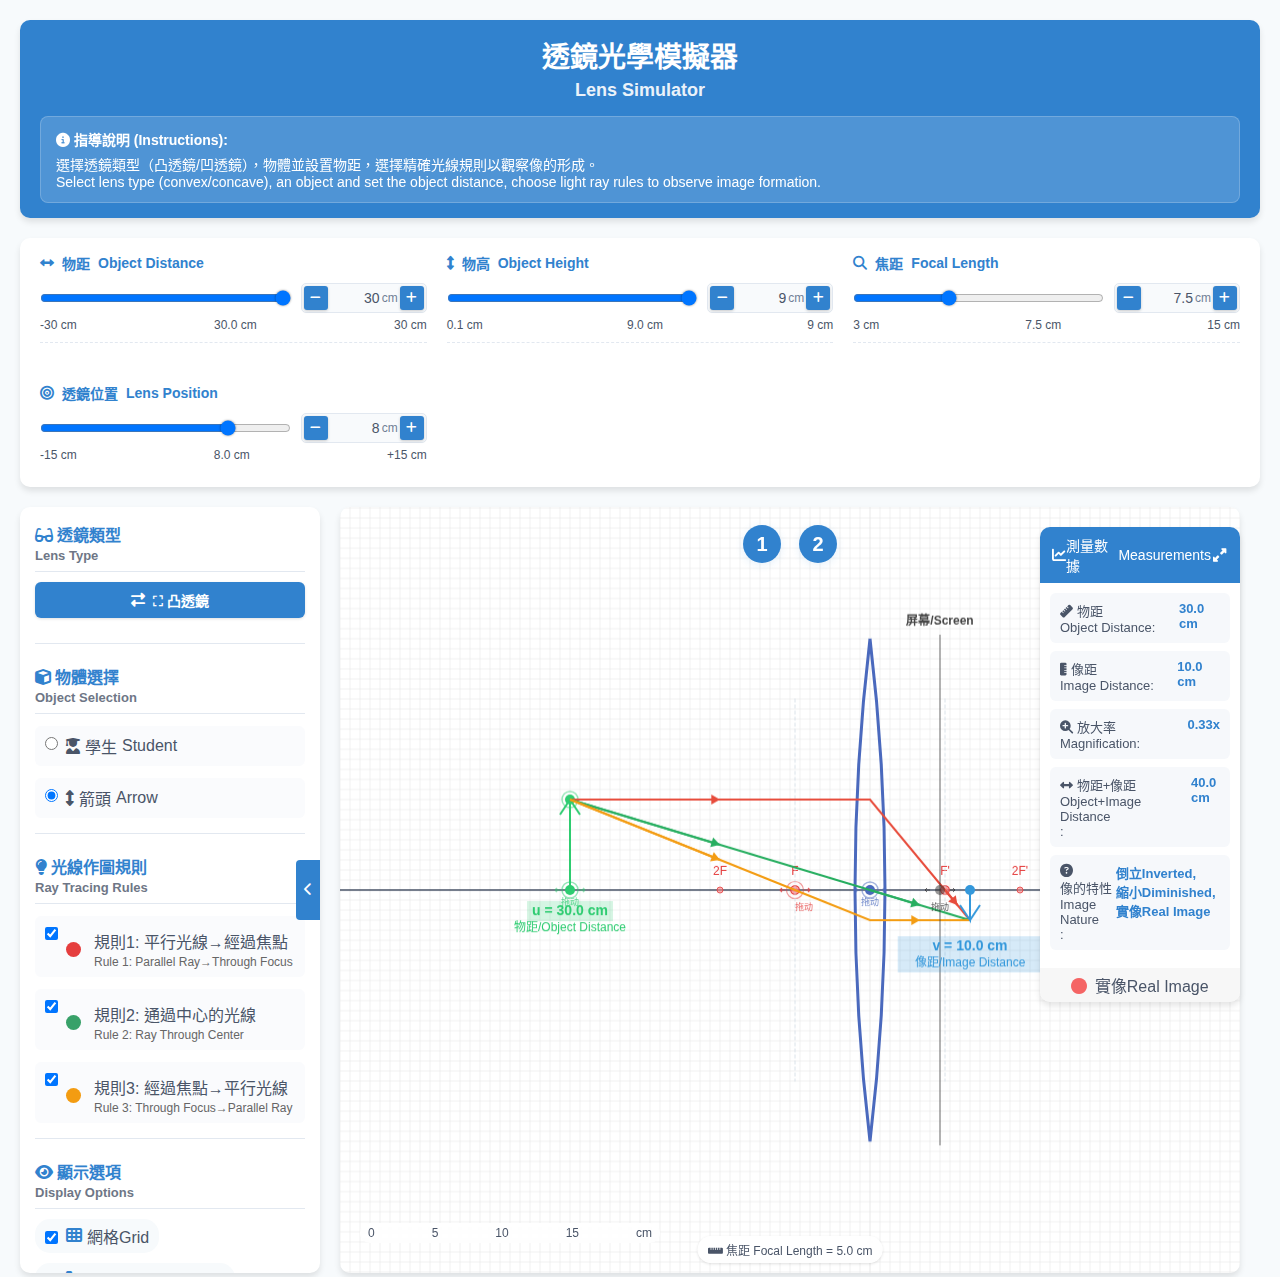
<file: index.html>
<!DOCTYPE html>
<html lang="zh-TW">
<head>
    <meta charset="UTF-8">
    <meta name="viewport" content="width=device-width, initial-scale=1.0">
    <title>透鏡光學模擬器 | Lens Simulator</title>
    <link rel="stylesheet" href="styles.css">
    <link rel="icon" href="favicon.ico" type="image/x-icon">
    <link rel="stylesheet" href="https://cdnjs.cloudflare.com/ajax/libs/font-awesome/6.4.0/css/all.min.css">
</head>
<body>
    <div class="main-container">
        <header>
            <h1>
                <span class="title-zh">透鏡光學模擬器</span>
                <span class="title-en">Lens Simulator</span>
            </h1>
            <div class="instruction-box">
                <span><i class="fas fa-info-circle"></i> 指導說明 (Instructions): </span>
                <p>選擇透鏡類型（凸透鏡/凹透鏡），物體並設置物距，選擇精確光線規則以觀察像的形成。<br>
                Select lens type (convex/concave), an object and set the object distance, choose light ray rules to observe image formation.</p>
            </div>
        </header>

        <!-- 顶部滑块区域 -->
        <div class="top-sliders-container">
            <div class="slider-control">
                <h3 class="slider-title">
                    <i class="fas fa-arrows-alt-h"></i> <span class="zh">物距</span><span class="en">Object Distance</span>
                </h3>
                <div class="slider-container">
                    <div class="slider-input-group">
                        <input type="range" id="objectDistanceSlider" min="-30" max="30" value="10.0" step="0.1">
                        <div class="number-input-with-buttons">
                            <button class="value-adjust-btn decrease" data-target="objectDistance">
                                <i class="fas fa-minus"></i>
                            </button>
                            <div class="number-input">
                                <input type="number" id="objectDistanceInput" value="10.0" min="-30" max="30" step="0.1">
                                <span>cm</span>
                            </div>
                            <button class="value-adjust-btn increase" data-target="objectDistance">
                                <i class="fas fa-plus"></i>
                            </button>
                        </div>
                    </div>
                    <div class="slider-labels">
                        <span>-30 cm</span>
                        <span id="objectDistanceValue">10.0 cm</span>
                        <span>30 cm</span>
                    </div>
                </div>
            </div>

            <div class="slider-control">
                <h3 class="slider-title">
                    <i class="fas fa-arrows-alt-v"></i> <span class="zh">物高</span><span class="en">Object Height</span>
                </h3>
                <div class="slider-container">
                    <div class="slider-input-group">
                        <input type="range" id="objectHeightSlider" min="0.1" max="9" value="6.0" step="0.1">
                        <div class="number-input-with-buttons">
                            <button class="value-adjust-btn decrease" data-target="objectHeight">
                                <i class="fas fa-minus"></i>
                            </button>
                            <div class="number-input">
                                <input type="number" id="objectHeightInput" value="6.0" min="0.1" max="9" step="0.1">
                                <span>cm</span>
                            </div>
                            <button class="value-adjust-btn increase" data-target="objectHeight">
                                <i class="fas fa-plus"></i>
                            </button>
                        </div>
                    </div>
                    <div class="slider-labels">
                        <span>0.1 cm</span>
                        <span id="objectHeightValue">6.0 cm</span>
                        <span>9 cm</span>
                    </div>
                </div>
            </div>

            <div class="slider-control">
                <h3 class="slider-title">
                    <i class="fas fa-search"></i> <span class="zh">焦距</span><span class="en">Focal Length</span>
                </h3>
                <div class="slider-container">
                    <div class="slider-input-group">
                        <input type="range" id="focalLengthSlider" min="3" max="15" value="5.0" step="0.1">
                        <div class="number-input-with-buttons">
                            <button class="value-adjust-btn decrease" data-target="focalLength">
                                <i class="fas fa-minus"></i>
                            </button>
                            <div class="number-input">
                                <input type="number" id="focalLengthInput" value="5.0" min="3" max="15" step="0.1">
                                <span>cm</span>
                            </div>
                            <button class="value-adjust-btn increase" data-target="focalLength">
                                <i class="fas fa-plus"></i>
                            </button>
                        </div>
                    </div>
                    <div class="slider-labels">
                        <span>3 cm</span>
                        <span id="currentFocalLength">5.0 cm</span>
                        <span>15 cm</span>
                    </div>
                </div>
            </div>

            <div class="slider-control">
                <h3 class="slider-title">
                    <i class="fas fa-bullseye"></i> <span class="zh">透鏡位置</span><span class="en">Lens Position</span>
                </h3>
                <div class="slider-container">
                    <div class="slider-input-group">
                        <input type="range" id="lensPositionSlider" min="-15" max="15" value="-0.4" step="0.1">
                        <div class="number-input-with-buttons">
                            <button class="value-adjust-btn decrease" data-target="lensPosition">
                                <i class="fas fa-minus"></i>
                            </button>
                            <div class="number-input">
                                <input type="number" id="lensPositionInput" value="-0.4" min="-15" max="15" step="0.1">
                                <span>cm</span>
                            </div>
                            <button class="value-adjust-btn increase" data-target="lensPosition">
                                <i class="fas fa-plus"></i>
                            </button>
                        </div>
                    </div>
                    <div class="slider-labels">
                        <span>-15 cm</span>
                        <span id="lensPositionValue">-0.4 cm</span>
                        <span>+15 cm</span>
                    </div>
                </div>
            </div>
        </div>

        <div class="simulator-container">
            <!-- 左侧可折叠控制面板 -->
            <div class="control-panel collapsible" id="ray-rules-container">
                <button class="toggle-panel" title="折叠/展开控制面板"><i class="fas fa-chevron-left"></i></button>
                
                <div class="panel-content">
                    <!-- 透鏡类型切换 -->
                    <div class="control-section">
                        <h3 class="panel-title">
                            <span class="zh"><i class="fas fa-glasses"></i> 透鏡類型</span>
                            <span class="en">Lens Type</span>
                        </h3>
                        <div class="lens-toggle-container">
                            <button id="lensTypeToggle" class="lens-toggle" aria-label="Switch lens type">
                                <i class="fas fa-exchange-alt"></i> <span id="lensTypeText">⛶ 凸透鏡</span>
                            </button>
                        </div>
                    </div>
                    
                    <!-- 物体选择区块 -->
                    <div class="control-section">
                        <h3 class="panel-title">
                            <span class="zh"><i class="fas fa-cube"></i> 物體選擇</span>
                            <span class="en">Object Selection</span>
                        </h3>
                        <div class="radio-group">
                            <label>
                                <input type="radio" name="object" value="student">
                                <span class="icon-label"><i class="fas fa-user-graduate"></i> <span class="zh">學生</span><span class="en">Student</span></span>
                            </label>
                            <label>
                                <input type="radio" name="object" value="arrow" checked>
                                <span class="icon-label"><i class="fas fa-arrows-alt-v"></i> <span class="zh">箭頭</span><span class="en">Arrow</span></span>
                            </label>
                        </div>
                    </div>
                    
                    <!-- 光线规则区块 -->
                    <div class="control-section">
                        <h3 class="panel-title">
                            <span class="zh"><i class="fas fa-lightbulb"></i> 光線作圖規則</span>
                            <span class="en">Ray Tracing Rules</span>
                        </h3>
                        <div class="checkbox-group">
                            <label>
                                <input type="checkbox" id="rule1" checked>
                                <div class="ray-rule-item">
                                    <div class="ray-indicator" data-rule="1"></div>
                                    <span class="rule-text">
                                        <span class="zh">規則1: 平行光線→經過焦點</span>
                                        <span class="en">Rule 1: Parallel Ray→Through Focus</span>
                                    </span>
                                </div>
                            </label>
                            <label>
                                <input type="checkbox" id="rule2" checked>
                                <div class="ray-rule-item">
                                    <div class="ray-indicator" data-rule="2"></div>
                                    <span class="rule-text">
                                        <span class="zh">規則2: 通過中心的光線</span>
                                        <span class="en">Rule 2: Ray Through Center</span>
                                    </span>
                                </div>
                            </label>
                            <label>
                                <input type="checkbox" id="rule3" checked>
                                <div class="ray-rule-item">
                                    <div class="ray-indicator" data-rule="3"></div>
                                    <span class="rule-text">
                                        <span class="zh">規則3: 經過焦點→平行光線</span>
                                        <span class="en">Rule 3: Through Focus→Parallel Ray</span>
                                    </span>
                                </div>
                            </label>
                        </div>
                    </div>
                    
                    <!-- 显示选项区块 -->
                    <div class="control-section">
                        <h3 class="panel-title">
                            <span class="zh"><i class="fas fa-eye"></i> 顯示選項</span>
                            <span class="en">Display Options</span>
                        </h3>
                        <div class="display-options">
                            <label class="icon-switch">
                                <input type="checkbox" id="showGrid" checked>
                                <span class="switch-icon"><i class="fas fa-th"></i></span>
                                <span class="switch-label"><span class="zh">網格</span><span class="en">Grid</span></span>
                            </label>
                            <label class="icon-switch">
                                <input type="checkbox" id="showMeasurements" checked>
                                <span class="switch-icon"><i class="fas fa-ruler-combined"></i></span>
                                <span class="switch-label"><span class="zh">測量</span><span class="en">Measurements</span></span>
                            </label>
                            <label class="icon-switch">
                                <input type="checkbox" id="showImage" checked>
                                <span class="switch-icon"><i class="fas fa-image"></i></span>
                                <span class="switch-label"><span class="zh">像</span><span class="en">Image</span></span>
                            </label>
                            <label class="icon-switch">
                                <input type="checkbox" id="showScreen" checked>
                                <span class="switch-icon"><i class="fas fa-desktop"></i></span>
                                <span class="switch-label"><span class="zh">螢幕</span><span class="en">Screen</span></span>
                            </label>
                            <label class="icon-switch">
                                <input type="checkbox" id="showBundleRays">
                                <span class="switch-icon"><i class="fas fa-search-plus"></i></span>
                                <span class="switch-label"><span class="zh">光束</span><span class="en">Bundle of Light Rays</span></span>
                            </label>
                        </div>
                    </div>
                </div>
            </div>

            <!-- 主要光路图显示区 -->
            <div class="main-view">
                <div class="canvas-container" id="real-time-diagram">
                    <div class="preset-btn-group">
                        <button class="preset-btn" id="presetBtn1" aria-label="預設值1">1</button>
                        <button class="preset-btn" id="presetBtn2" aria-label="預設值2">2</button>
                    </div>
                    <canvas id="lensCanvas"></canvas>
                    <div class="scale-bar">
                        <span>0</span>
                        <span>5</span>
                        <span>10</span>
                        <span>15</span>
                        <span>cm</span>
                    </div>
                    <div class="focal-info">
                        <i class="fas fa-ruler-horizontal"></i> <span class="zh">焦距</span> <span class="en">Focal Length</span> = <span id="focalLengthValue">5.0 cm</span>
                    </div>
                </div>
            </div>

            <!-- 浮动数据卡片 -->
            <div class="data-card" id="image-type-indicator">
                <div class="data-card-header">
                    <i class="fas fa-chart-line"></i> <span class="zh">測量數據</span><span class="en">Measurements</span>
                    <button class="expand-card"><i class="fas fa-expand-alt"></i></button>
                </div>
                <div class="data-card-content">
                    <div class="measurement-item">
                        <span><i class="fas fa-ruler"></i> <span class="zh">物距</span><span class="en">Object Distance</span>:</span>
                        <span id="objectDistance" class="measurement-value">10.0 cm</span>
                    </div>
                    <div class="measurement-item">
                        <span><i class="fas fa-ruler-vertical"></i> <span class="zh">像距</span><span class="en">Image Distance</span>:</span>
                        <span id="imageDistance" class="measurement-value">7.5 cm</span>
                    </div>
                    <div class="measurement-item">
                        <span><i class="fas fa-search-plus"></i> <span class="zh">放大率</span><span class="en">Magnification</span>:</span>
                        <span id="magnification" class="measurement-value">0.50x</span>
                    </div>
                    <div class="measurement-item">
                        <span><i class="fas fa-arrows-alt-h"></i> <span class="zh">物距+像距</span><span class="en">Object+Image Distance</span>:</span>
                        <span id="totalDistance" class="measurement-value">17.5 cm</span>
                    </div>
                    <div class="measurement-item">
                        <span><i class="fas fa-question-circle"></i> <span class="zh">像的特性</span><span class="en">Image Nature</span>:</span>
                        <span id="imageType" class="measurement-value">實像 (Real Image), 縮小 (Diminished), 倒立 (Inverted)</span>
                    </div>
                </div>
                <div class="image-type-indicator">
                    <div id="virtualImageIndicator" style="display: none;">
                        <span class="indicator-dot virtual"><i class="fas fa-circle"></i></span>
                        <span class="zh">虛像</span><span class="en">Virtual Image</span>
                    </div>
                    <div id="realImageIndicator">
                        <span class="indicator-dot real"><i class="fas fa-circle"></i></span>
                        <span class="zh">實像</span><span class="en">Real Image</span> 
                    </div>
                </div>
                <div class="uv-graph-container" style="display: none;">
                    <canvas id="uvGraphCanvas" width="280" height="200"></canvas>
                </div>
            </div>
        </div>
    </div>
    <script src="script.js"></script>
</body>
</html>
</file>
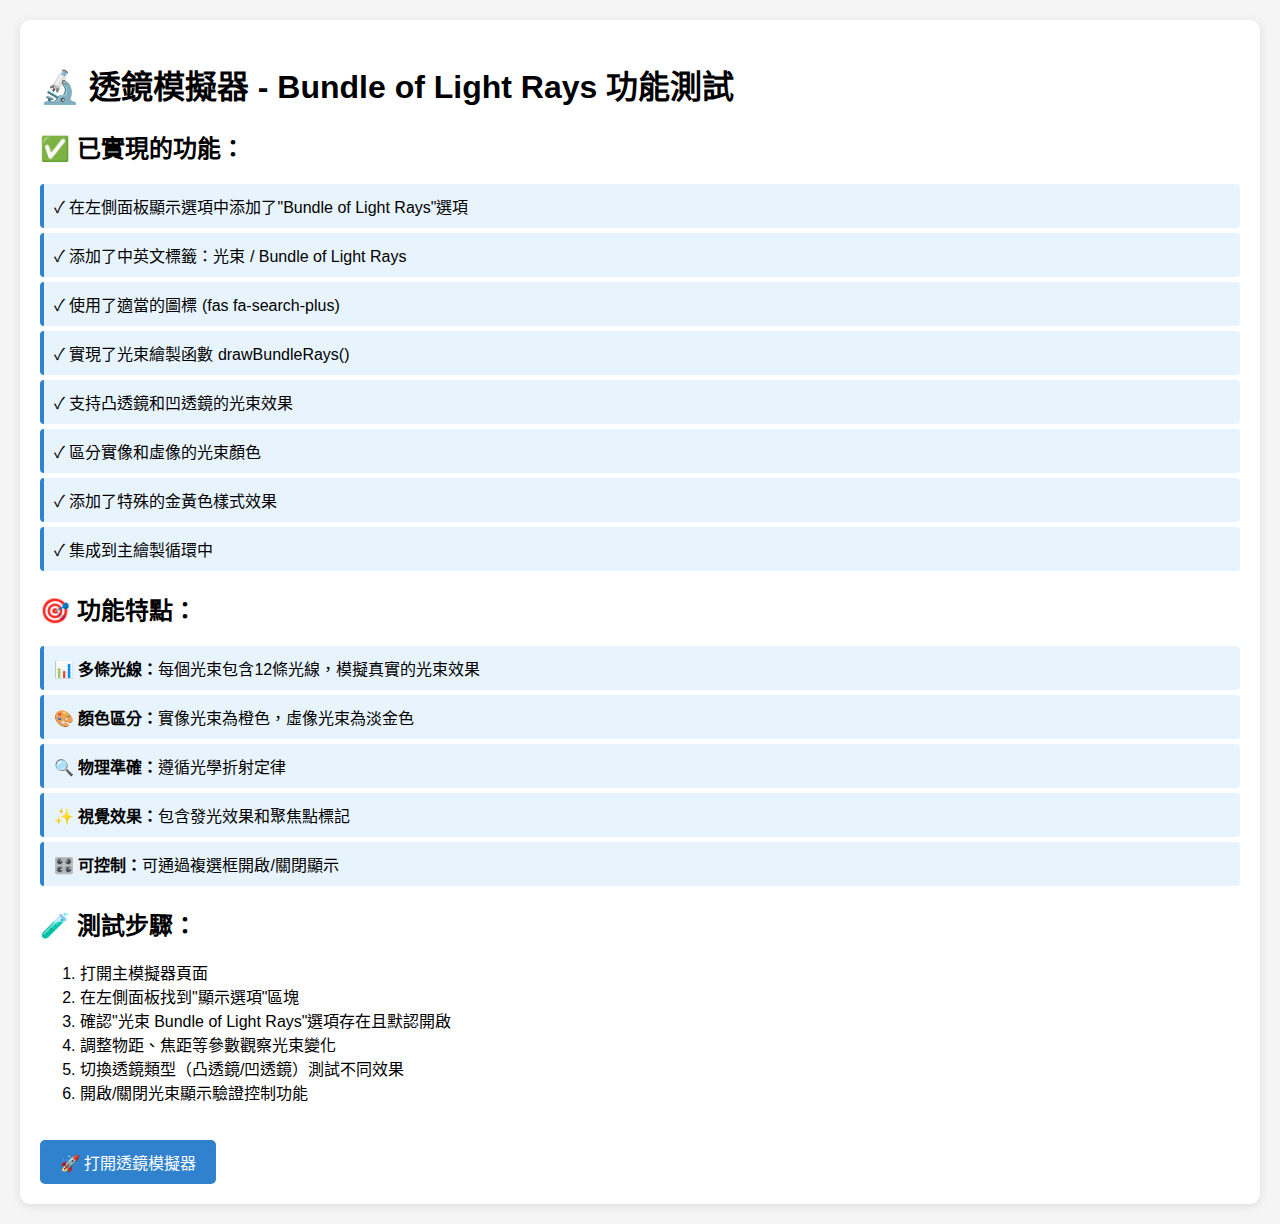
<file: test.html>
<!DOCTYPE html>
<html lang="zh-TW">
<head>
    <meta charset="UTF-8">
    <meta name="viewport" content="width=device-width, initial-scale=1.0">
    <title>透鏡模擬器測試 - Bundle of Light Rays</title>
    <style>
        body {
            font-family: Arial, sans-serif;
            margin: 20px;
            background-color: #f5f5f5;
        }
        .test-container {
            background: white;
            padding: 20px;
            border-radius: 10px;
            box-shadow: 0 2px 10px rgba(0,0,0,0.1);
        }
        .feature-list {
            list-style-type: none;
            padding: 0;
        }
        .feature-list li {
            padding: 10px;
            margin: 5px 0;
            background: #e8f4fd;
            border-left: 4px solid #3182ce;
            border-radius: 4px;
        }
        .success {
            background: #f0fff4;
            border-left-color: #38a169;
        }
        .link {
            display: inline-block;
            margin-top: 20px;
            padding: 10px 20px;
            background: #3182ce;
            color: white;
            text-decoration: none;
            border-radius: 5px;
        }
        .link:hover {
            background: #2c5aa0;
        }
    </style>
</head>
<body>
    <div class="test-container">
        <h1>🔬 透鏡模擬器 - Bundle of Light Rays 功能測試</h1>
        
        <h2>✅ 已實現的功能：</h2>
        <ul class="feature-list">
            <li class="success">✓ 在左側面板顯示選項中添加了"Bundle of Light Rays"選項</li>
            <li class="success">✓ 添加了中英文標籤：光束 / Bundle of Light Rays</li>
            <li class="success">✓ 使用了適當的圖標 (fas fa-search-plus)</li>
            <li class="success">✓ 實現了光束繪製函數 drawBundleRays()</li>
            <li class="success">✓ 支持凸透鏡和凹透鏡的光束效果</li>
            <li class="success">✓ 區分實像和虛像的光束顏色</li>
            <li class="success">✓ 添加了特殊的金黃色樣式效果</li>
            <li class="success">✓ 集成到主繪製循環中</li>
        </ul>

        <h2>🎯 功能特點：</h2>
        <ul class="feature-list">
            <li>📊 <strong>多條光線：</strong>每個光束包含12條光線，模擬真實的光束效果</li>
            <li>🎨 <strong>顏色區分：</strong>實像光束為橙色，虛像光束為淡金色</li>
            <li>🔍 <strong>物理準確：</strong>遵循光學折射定律</li>
            <li>✨ <strong>視覺效果：</strong>包含發光效果和聚焦點標記</li>
            <li>🎛️ <strong>可控制：</strong>可通過複選框開啟/關閉顯示</li>
        </ul>

        <h2>🧪 測試步驟：</h2>
        <ol>
            <li>打開主模擬器頁面</li>
            <li>在左側面板找到"顯示選項"區塊</li>
            <li>確認"光束 Bundle of Light Rays"選項存在且默認開啟</li>
            <li>調整物距、焦距等參數觀察光束變化</li>
            <li>切換透鏡類型（凸透鏡/凹透鏡）測試不同效果</li>
            <li>開啟/關閉光束顯示驗證控制功能</li>
        </ol>

        <a href="index.html" class="link">🚀 打開透鏡模擬器</a>
    </div>
</body>
</html>
</file>
<file: styles.css>
* {
    margin: 0;
    padding: 0;
    box-sizing: border-box;
    font-family: 'Arial', sans-serif;
}

:root {
    --primary-color: #3182ce;
    --secondary-color: #4a5568;
    --accent-color: #3b82f6;
    --success-color: #38a169;
    --danger-color: #e53e3e;
    --warning-color: #ecc94b;
    --info-color: #9f7aea;
    
    --bg-color: #f7fafc;
    --card-bg: #ffffff;
    --border-color: #e2e8f0;
    
    --real-ray-color: #e53e3e;
    --virtual-ray-color: #718096;
    --focus-marker-color: #fc8181;
    --focal-plane-color: #cbd5e0;
    
    --transition-speed: 0.3s;
    --shadow-sm: 0 1px 3px rgba(0,0,0,0.12);
    --shadow-md: 0 4px 6px rgba(0,0,0,0.1);
    --shadow-lg: 0 10px 15px rgba(0,0,0,0.1);
}

body {
    font-family: 'Arial', sans-serif;
    margin: 0;
    padding: 0;
    background-color: var(--bg-color);
    color: var(--secondary-color);
}

.main-container {
    max-width: 1400px;
    margin: 0 auto;
    padding: 20px;
}

header {
    background-color: var(--primary-color);
    color: white;
    padding: 15px 20px;
    border-radius: 10px;
    margin-bottom: 20px;
    box-shadow: var(--shadow-md);
    transition: all var(--transition-speed);
}

header:hover {
    box-shadow: var(--shadow-lg);
}

h1 {
    margin: 0;
    font-size: 24px;
    display: flex;
    flex-direction: column;
    align-items: center;
}

.title-zh {
    font-size: 28px;
    margin-bottom: 5px;
    font-weight: bold;
}

.title-en {
    font-size: 18px;
    opacity: 0.9;
}

.panel-title {
    margin-top: 0;
    border-bottom: 1px solid var(--border-color);
    padding-bottom: 8px;
    display: flex;
    flex-direction: column;
}

.panel-title .zh {
    font-size: 16px;
    font-weight: bold;
    color: var(--primary-color);
}

.panel-title .en {
    font-size: 13px;
    opacity: 0.8;
    margin-top: 2px;
}

.zh, .en {
    display: inline-block;
}

.rule-text {
    display: flex;
    flex-direction: column;
    margin-left: 5px;
}

.rule-text .en {
    font-size: 12px;
    color: #666;
    margin-top: 2px;
}

.instruction-box {
    background-color: rgba(255, 255, 255, 0.15);
    padding: 12px 15px;
    border-radius: 8px;
    margin-top: 15px;
    font-size: 14px;
    backdrop-filter: blur(5px);
    border: 1px solid rgba(255, 255, 255, 0.2);
}

.instruction-box span {
    font-weight: bold;
}

.instruction-box p {
    margin: 5px 0 0;
}

.simulator-container {
    display: grid;
    grid-template-columns: auto 1fr;
    gap: 0;
    position: relative;
    height: calc(100vh - 150px);
    min-height: 600px;
}

.main-view {
    grid-column: 2;
    display: flex;
    flex-direction: column;
    height: 100%;
}

.canvas-container {
    flex: 1;
    position: relative;
    background-color: var(--card-bg);
    border-radius: 10px;
    box-shadow: var(--shadow-md);
    overflow: hidden;
    transition: all var(--transition-speed);
    margin: 0 20px;
}

.preset-btn-group {
    position: absolute;
    top: 18px;
    left: 50%;
    transform: translateX(-50%);
    display: flex;
    gap: 18px;
    z-index: 20;
}

.preset-btn {
    width: 38px;
    height: 38px;
    border-radius: 50%;
    background: var(--primary-color);
    color: #fff;
    border: none;
    font-size: 20px;
    font-weight: bold;
    box-shadow: 0 2px 8px rgba(49,130,206,0.12);
    cursor: pointer;
    transition: background 0.2s, transform 0.15s, box-shadow 0.2s;
    outline: none;
    display: flex;
    align-items: center;
    justify-content: center;
}

.preset-btn:hover {
    background: var(--accent-color);
    transform: translateY(-2px) scale(1.08);
    box-shadow: 0 4px 16px rgba(59,130,246,0.18);
}

.sliders-container {
    background-color: var(--card-bg);
    padding: 20px;
    border-radius: 10px;
    box-shadow: var(--shadow-md);
    margin-top: 16px;
    display: grid;
    grid-template-columns: repeat(3, 1fr);
    gap: 15px;
}

.sliders-section {
    padding: 15px 0;
}

.slider-control {
    margin-bottom: 20px;
    padding-bottom: 10px;
    border-bottom: 1px dashed var(--border-color);
}

.slider-control:last-child {
    margin-bottom: 0;
    border-bottom: none;
}

.slider-container {
    margin-top: 10px;
}

.slider-input-group {
    display: flex;
    align-items: center;
    gap: 10px;
    margin-bottom: 5px;
}

.slider-input-group input[type="range"] {
    flex: 1;
    height: 8px;
}

canvas {
    width: 100%;
    height: 100%;
}

.scale-bar {
    position: absolute;
    bottom: 30px;
    left: 20px;
    width: 300px;
    display: flex;
    justify-content: space-between;
    font-size: 12px;
    color: var(--secondary-color);
    background-color: rgba(255, 255, 255, 0.7);
    padding: 3px 8px;
    border-radius: 12px;
    backdrop-filter: blur(3px);
}

.focal-info {
    position: absolute;
    bottom: 10px;
    left: 50%;
    transform: translateX(-50%);
    font-size: 12px;
    color: var(--secondary-color);
    white-space: nowrap;
    background-color: rgba(255, 255, 255, 0.8);
    padding: 5px 10px;
    border-radius: 15px;
    backdrop-filter: blur(3px);
    box-shadow: var(--shadow-sm);
    transition: all var(--transition-speed);
}

.focal-info:hover {
    background-color: rgba(255, 255, 255, 0.95);
}

.controls-panel {
    grid-column: 1;
    min-width: 300px;
    background-color: var(--card-bg);
    padding: 20px;
    border-radius: 10px;
    box-shadow: var(--shadow-md);
}

.measurements-panel {
    grid-column: 3;
    min-width: 300px;
    background-color: var(--card-bg);
    padding: 20px;
    border-radius: 10px;
    box-shadow: var(--shadow-md);
    position: sticky;
    top: 20px;
    transition: all var(--transition-speed);
}

.measurements-panel:hover {
    box-shadow: var(--shadow-lg);
}

.control-group {
    margin-bottom: 24px;
    padding-bottom: 12px;
    border-bottom: 1px dashed var(--border-color);
}

.control-group:last-child {
    border-bottom: none;
    margin-bottom: 0;
    padding-bottom: 0;
}

.measurement-item {
    display: flex;
    justify-content: space-between;
    margin-bottom: 12px;
    padding: 8px 10px;
    border-radius: 6px;
    background-color: rgba(237, 242, 247, 0.5);
    transition: all var(--transition-speed);
}

.measurement-item:hover {
    background-color: rgba(237, 242, 247, 1);
}

.measurement-value {
    font-weight: 600;
    color: var(--primary-color);
}

input[type="range"] {
    width: 100%;
    height: 8px;
    border-radius: 10px;
    background: #e2e8f0;
    outline: none;
    cursor: pointer;
    transition: background var(--transition-speed);
}

input[type="range"]:hover {
    background: #cbd5e0;
}

input[type="range"]::-webkit-slider-thumb {
    -webkit-appearance: none;
    appearance: none;
    width: 20px;
    height: 20px;
    border-radius: 50%;
    background: var(--primary-color);
    cursor: pointer;
    border: 2px solid white;
    box-shadow: 0 0 2px rgba(0,0,0,0.3);
    transition: all var(--transition-speed);
}

input[type="range"]::-webkit-slider-thumb:hover {
    background: #2c5282;
    transform: scale(1.15);
}

input[type="range"]::-moz-range-thumb {
    width: 20px;
    height: 20px;
    border-radius: 50%;
    background: var(--primary-color);
    cursor: pointer;
    border: 2px solid white;
    box-shadow: 0 0 2px rgba(0,0,0,0.3);
    transition: all var(--transition-speed);
}

input[type="range"]::-moz-range-thumb:hover {
    background: #2c5282;
    transform: scale(1.15);
}

.radio-group, .checkbox-group {
    display: flex;
    flex-direction: column;
    gap: 12px;
    margin-top: 12px;
}

.radio-group label, .checkbox-group label {
    padding: 8px 10px;
    border-radius: 6px;
    background-color: rgba(237, 242, 247, 0.3);
    transition: all var(--transition-speed);
}

.radio-group label:hover, .checkbox-group label:hover {
    background-color: rgba(237, 242, 247, 0.8);
}

label {
    display: flex;
    align-items: flex-start;
    cursor: pointer;
}

label input {
    margin-right: 8px;
    margin-top: 3px;
}

.light-rule-item {
    display: flex;
    align-items: center;
    margin-bottom: 8px;
}

.light-rule-icon {
    display: inline-flex;
    align-items: center;
    justify-content: center;
    width: 24px;
    height: 24px;
    margin-right: 8px;
    border-radius: 50%;
    background-color: rgba(237, 242, 247, 0.8);
}

@keyframes pulse {
    0% { box-shadow: 0 0 0 0 rgba(237, 100, 100, 0.5); }
    70% { box-shadow: 0 0 0 10px rgba(237, 100, 100, 0); }
    100% { box-shadow: 0 0 0 0 rgba(237, 100, 100, 0); }
}

.focal-point-marker {
    animation: pulse 2s infinite;
}

@keyframes flow {
    0% { stroke-dashoffset: 0; }
    100% { stroke-dashoffset: 20; }
}

.virtual-ray {
    stroke-dasharray: 5, 5;
    animation: flow 1s linear infinite;
}

@media (max-width: 1200px) {
    .simulator-container {
        grid-template-columns: 1fr 1fr;
    }
    
    .main-view {
        grid-column: span 2;
        grid-row: 1;
    }
    
    .controls-panel {
        grid-column: 1;
        grid-row: 2;
    }
    
    .measurements-panel {
        grid-column: 2;
        grid-row: 2;
        position: relative;
        top: 0;
    }
}

@media (max-width: 900px) {
    .top-sliders-container {
        grid-template-columns: 1fr;
    }
    
    .slider-control {
        margin-bottom: 15px;
    }
    
    .simulator-container {
        grid-template-columns: 1fr;
        grid-template-rows: auto 1fr;
    }
    
    .control-panel {
        width: 100%;
        height: auto;
    }
    
    .control-panel.collapsed {
        height: 40px;
        width: 100%;
    }
    
    .toggle-panel {
        right: 50%;
        top: auto;
        bottom: 0;
        transform: translateX(50%) rotate(90deg);
        border-radius: 4px 4px 0 0;
    }
    
    .main-view {
        grid-row: 2;
        grid-column: 1;
    }
    
    .data-card {
        bottom: 20px;
        top: auto;
    }
    
    .slider-input-group {
        flex-direction: column;
        align-items: stretch;
    }
    
    .number-input {
        width: 100%;
    }
    
    /* 移动设备上的按钮优化 */
    .value-adjust-btn {
        width: 32px;
        height: 32px;
        font-size: 14px;
    }
    
    .number-input-with-buttons {
        padding: 5px;
    }
}

@media (max-width: 500px) {
    .panel-title {
        flex-direction: column;
    }
    
    .panel-title .zh {
        font-size: 14px;
    }
    
    .panel-title .en {
        font-size: 11px;
    }
    
    .slider-labels {
        font-size: 10px;
    }
}

/* 滑动条和数字输入框组合样式 */
.slider-input-group {
    display: flex;
    align-items: center;
    gap: 10px;
    margin-bottom: 5px;
}

.slider-input-group input[type="range"] {
    flex: 1;
}

.number-input {
    display: flex;
    align-items: center;
    background-color: transparent;
    border: none;
    padding: 0;
    flex: 1;
}

.number-input input {
    width: 50px;
    border: none;
    background: transparent;
    text-align: right;
    font-size: 14px;
    color: #4a5568;
    padding: 0;
}

.number-input span {
    font-size: 12px;
    color: #718096;
    margin-left: 2px;
}

/* 确保输入框没有默认样式 */
input[type="number"]::-webkit-inner-spin-button,
input[type="number"]::-webkit-outer-spin-button {
    -webkit-appearance: none;
    margin: 0;
}

/* 侧边折叠面板 */
.control-panel {
    position: relative;
    width: 300px;
    background-color: var(--card-bg);
    border-radius: 10px;
    box-shadow: var(--shadow-md);
    transition: all var(--transition-speed);
    overflow: hidden;
    z-index: 100;
}

.control-panel.collapsed {
    width: 40px;
}

.panel-content {
    width: 100%;
    height: 100%;
    overflow-y: auto;
    padding: 15px;
}

.toggle-panel {
    position: absolute;
    right: 0;
    top: 50%;
    transform: translateY(-50%);
    background-color: var(--primary-color);
    color: white;
    border: none;
    border-radius: 4px 0 0 4px;
    width: 24px;
    height: 60px;
    display: flex;
    align-items: center;
    justify-content: center;
    cursor: pointer;
    z-index: 10;
    transition: all var(--transition-speed);
}

.control-panel.collapsed .toggle-panel i {
    transform: rotate(180deg);
}

.control-section {
    margin-bottom: 20px;
    padding-bottom: 15px;
    border-bottom: 1px solid var(--border-color);
}

.control-section:last-child {
    border-bottom: none;
    margin-bottom: 0;
}

/* 图标标签样式 */
.icon-label {
    display: flex;
    align-items: center;
    gap: 5px;
}

/* 光线规则指示器 */
.ray-rule-item {
    display: flex;
    align-items: center;
    margin-top: 5px;
}

.ray-indicator {
    width: 15px;
    height: 15px;
    border-radius: 50%;
    margin-right: 8px;
    position: relative;
}

.ray-indicator[data-rule="1"] {
    background-color: #e53e3e;
}

.ray-indicator[data-rule="2"] {
    background-color: #38a169;
}

.ray-indicator[data-rule="3"] {
    background-color: #f39c12;
}

/* 显示选项图标开关 */
.display-options {
    display: flex;
    flex-wrap: wrap;
    gap: 10px;
    margin-top: 10px;
}

.icon-switch {
    display: flex;
    align-items: center;
    padding: 5px 10px;
    border-radius: 15px;
    background-color: var(--bg-color);
    cursor: pointer;
    transition: all var(--transition-speed);
}

.icon-switch:hover {
    background-color: rgba(49, 130, 206, 0.1);
}

.switch-icon {
    margin-right: 5px;
    color: var(--primary-color);
}

/* Bundle of light rays 特殊样式 */
.icon-switch input[type="checkbox"]#showBundleRays:checked + .switch-icon {
    color: #FFD700; /* 金黄色，表示光束 */
    text-shadow: 0 0 3px rgba(255, 215, 0, 0.5);
}

.icon-switch:has(input[type="checkbox"]#showBundleRays:checked) {
    background-color: rgba(255, 215, 0, 0.1);
    border: 1px solid rgba(255, 215, 0, 0.3);
}

/* 垂直滑块控制区 */
.vertical-sliders {
    display: flex;
    justify-content: space-between;
    gap: 10px;
    height: 200px;
}

.vertical-slider-group {
    display: flex;
    flex-direction: column;
    align-items: center;
    flex: 1;
}

.slider-label {
    font-size: 12px;
    margin-bottom: 5px;
    text-align: center;
    display: flex;
    flex-direction: column;
    align-items: center;
}

.vertical-slider-container {
    height: 150px;
    display: flex;
    flex-direction: column;
    align-items: center;
    position: relative;
}

.vertical-slider {
    -webkit-appearance: none;
    width: 150px;
    height: 10px;
    margin: 0;
    transform: rotate(270deg);
    transform-origin: center;
    position: absolute;
    top: 70px;
}

.vertical-slider::-webkit-slider-thumb {
    -webkit-appearance: none;
    width: 18px;
    height: 18px;
    border-radius: 50%;
    background: var(--primary-color);
    cursor: pointer;
    border: 2px solid white;
    box-shadow: 0 0 2px rgba(0,0,0,0.3);
}

.vertical-slider::-moz-range-thumb {
    width: 18px;
    height: 18px;
    border-radius: 50%;
    background: var(--primary-color);
    cursor: pointer;
    border: 2px solid white;
    box-shadow: 0 0 2px rgba(0,0,0,0.3);
}

.slider-value {
    position: absolute;
    bottom: 0;
    text-align: center;
    font-size: 12px;
    color: var(--secondary-color);
    background-color: rgba(255,255,255,0.8);
    padding: 2px 5px;
    border-radius: 10px;
}

/* 精确值输入区域 */
.precision-inputs {
    transition: all var(--transition-speed);
}

.precision-inputs.collapsed .precision-inputs-content {
    display: none;
}

.toggle-precision {
    width: 100%;
    background-color: var(--bg-color);
    border: none;
    padding: 8px;
    border-radius: 5px;
    cursor: pointer;
    margin-bottom: 10px;
    display: flex;
    align-items: center;
    justify-content: center;
    gap: 5px;
    transition: all var(--transition-speed);
}

.toggle-precision:hover {
    background-color: rgba(49, 130, 206, 0.1);
}

.number-input-group {
    margin-bottom: 10px;
}

.number-input-group label {
    display: flex;
    justify-content: space-between;
    align-items: center;
}

/* 浮动数据卡片 */
.data-card {
    position: absolute;
    width: 200px;
    background-color: var(--card-bg);
    border-radius: 10px;
    box-shadow: var(--shadow-md);
    overflow: hidden;
    transition: all var(--transition-speed);
    z-index: 50;
    cursor: move;
}

.data-card.expanded {
    width: 300px;
    height: auto;
}

.data-card-header {
    background-color: var(--primary-color);
    color: white;
    padding: 8px 12px;
    display: flex;
    justify-content: space-between;
    align-items: center;
    font-size: 14px;
}

.expand-card {
    background: none;
    border: none;
    color: white;
    cursor: pointer;
    padding: 2px;
    border-radius: 3px;
    transition: all var(--transition-speed);
}

.expand-card:hover {
    background-color: rgba(255,255,255,0.2);
}

.data-card-content {
    padding: 10px;
}

.measurement-item {
    display: flex;
    justify-content: space-between;
    margin-bottom: 8px;
    font-size: 13px;
}

.measurement-value {
    font-weight: bold;
    color: var(--primary-color);
}

.image-type-indicator {
    display: flex;
    justify-content: center;
    gap: 10px;
    padding: 5px;
    background-color: rgba(0,0,0,0.03);
    border-radius: 0 0 10px 10px;
}

.indicator-dot {
    display: inline-flex;
    align-items: center;
    justify-content: center;
    margin-right: 3px;
}

.indicator-dot.real {
    color: #f56565;
}

.indicator-dot.virtual {
    color: #9f7aea;
}

.uv-graph-container {
    padding: 10px;
    background-color: var(--bg-color);
    border-top: 1px solid var(--border-color);
}

#uvGraphCanvas {
    background-color: white;
    border-radius: 4px;
    border: 1px solid var(--border-color);
}
.control-panel-transition {
    transition: width 0.3s ease;
}

.data-card-transition {
    transition: width 0.3s ease, height 0.3s ease;
}

/* 动画和过渡效果 */
@keyframes pulse {
    0% { transform: scale(1); opacity: 0.7; }
    50% { transform: scale(1.1); opacity: 1; }
    100% { transform: scale(1); opacity: 0.7; }
}

.toggle-panel:hover {
    background-color: var(--accent-color);
}

.data-card:hover {
    box-shadow: var(--shadow-lg);
}

.slider-labels {
    display: flex;
    justify-content: space-between;
    margin-top: 5px;
    font-size: 12px;
    color: var(--secondary-color);
}

/* 顶部滑块容器样式 */
.top-sliders-container {
    display: grid;
    grid-template-columns: repeat(3, 1fr);
    gap: 20px;
    margin-bottom: 20px;
    background-color: var(--card-bg);
    padding: 15px 20px;
    border-radius: 10px;
    box-shadow: var(--shadow-md);
}

/* 滑块标题样式 */
.slider-title {
    font-size: 14px;
    color: var(--primary-color);
    margin: 0 0 10px 0;
    display: flex;
    align-items: center;
    gap: 8px;
}

/* 数值调整按钮样式 */
.number-input-with-buttons {
    display: flex;
    align-items: center;
    background-color: #f8fafc;
    border-radius: 5px;
    border: 1px solid #e2e8f0;
    padding: 2px;
    width: auto;
}

.value-adjust-btn {
    background-color: var(--primary-color);
    color: white;
    border: none;
    width: 24px;
    height: 24px;
    border-radius: 3px;
    display: flex;
    align-items: center;
    justify-content: center;
    cursor: pointer;
    transition: all 0.1s ease;
    font-size: 12px;
    user-select: none;
    -webkit-user-select: none;
    -moz-user-select: none;
    -ms-user-select: none;
    box-shadow: 0 1px 3px rgba(0,0,0,0.2);
    position: relative;
    z-index: 10;
}

.value-adjust-btn:before {
    content: '';
    position: absolute;
    top: 0;
    left: 0;
    right: 0;
    bottom: 0;
    background-color: rgba(255,255,255,0.1);
    border-radius: 3px;
    opacity: 0;
    transition: opacity 0.2s;
}

.value-adjust-btn:hover {
    background-color: var(--accent-color);
    transform: translateY(-1px);
    box-shadow: 0 2px 5px rgba(0,0,0,0.2);
}

.value-adjust-btn:hover:before {
    opacity: 1;
}

.value-adjust-btn:active {
    transform: translateY(1px) scale(0.95);
    background-color: #2563eb;
    box-shadow: inset 0 1px 3px rgba(0,0,0,0.3);
}

.value-adjust-btn.decrease {
    margin-right: 2px;
}

.value-adjust-btn.increase {
    margin-left: 2px;
}

/* 透鏡切換按鈕樣式 */
.lens-toggle-container {
    display: flex;
    justify-content: center;
    margin: 10px 0;
}

.lens-toggle {
    background-color: var(--primary-color);
    color: white;
    padding: 8px 16px;
    border: none;
    border-radius: 6px;
    cursor: pointer;
    font-size: 14px;
    font-weight: bold;
    display: flex;
    align-items: center;
    justify-content: center;
    transition: all 0.3s ease;
    box-shadow: var(--shadow-sm);
    width: 100%;
}

.lens-toggle i {
    margin-right: 8px;
}

.lens-toggle:hover {
    background-color: #2c5282;
    box-shadow: var(--shadow-md);
}

.lens-toggle:active {
    transform: scale(0.98);
}

/* 為凹透鏡模式添加特定樣式 */
.lens-toggle.concave {
    background-color: var(--info-color);
}

.lens-toggle.concave:hover {
    background-color: #805ad5;
}

/* 虛焦點樣式 */
.focal-point.virtual {
    border-style: dashed;
    opacity: 0.7;
}
</file>
